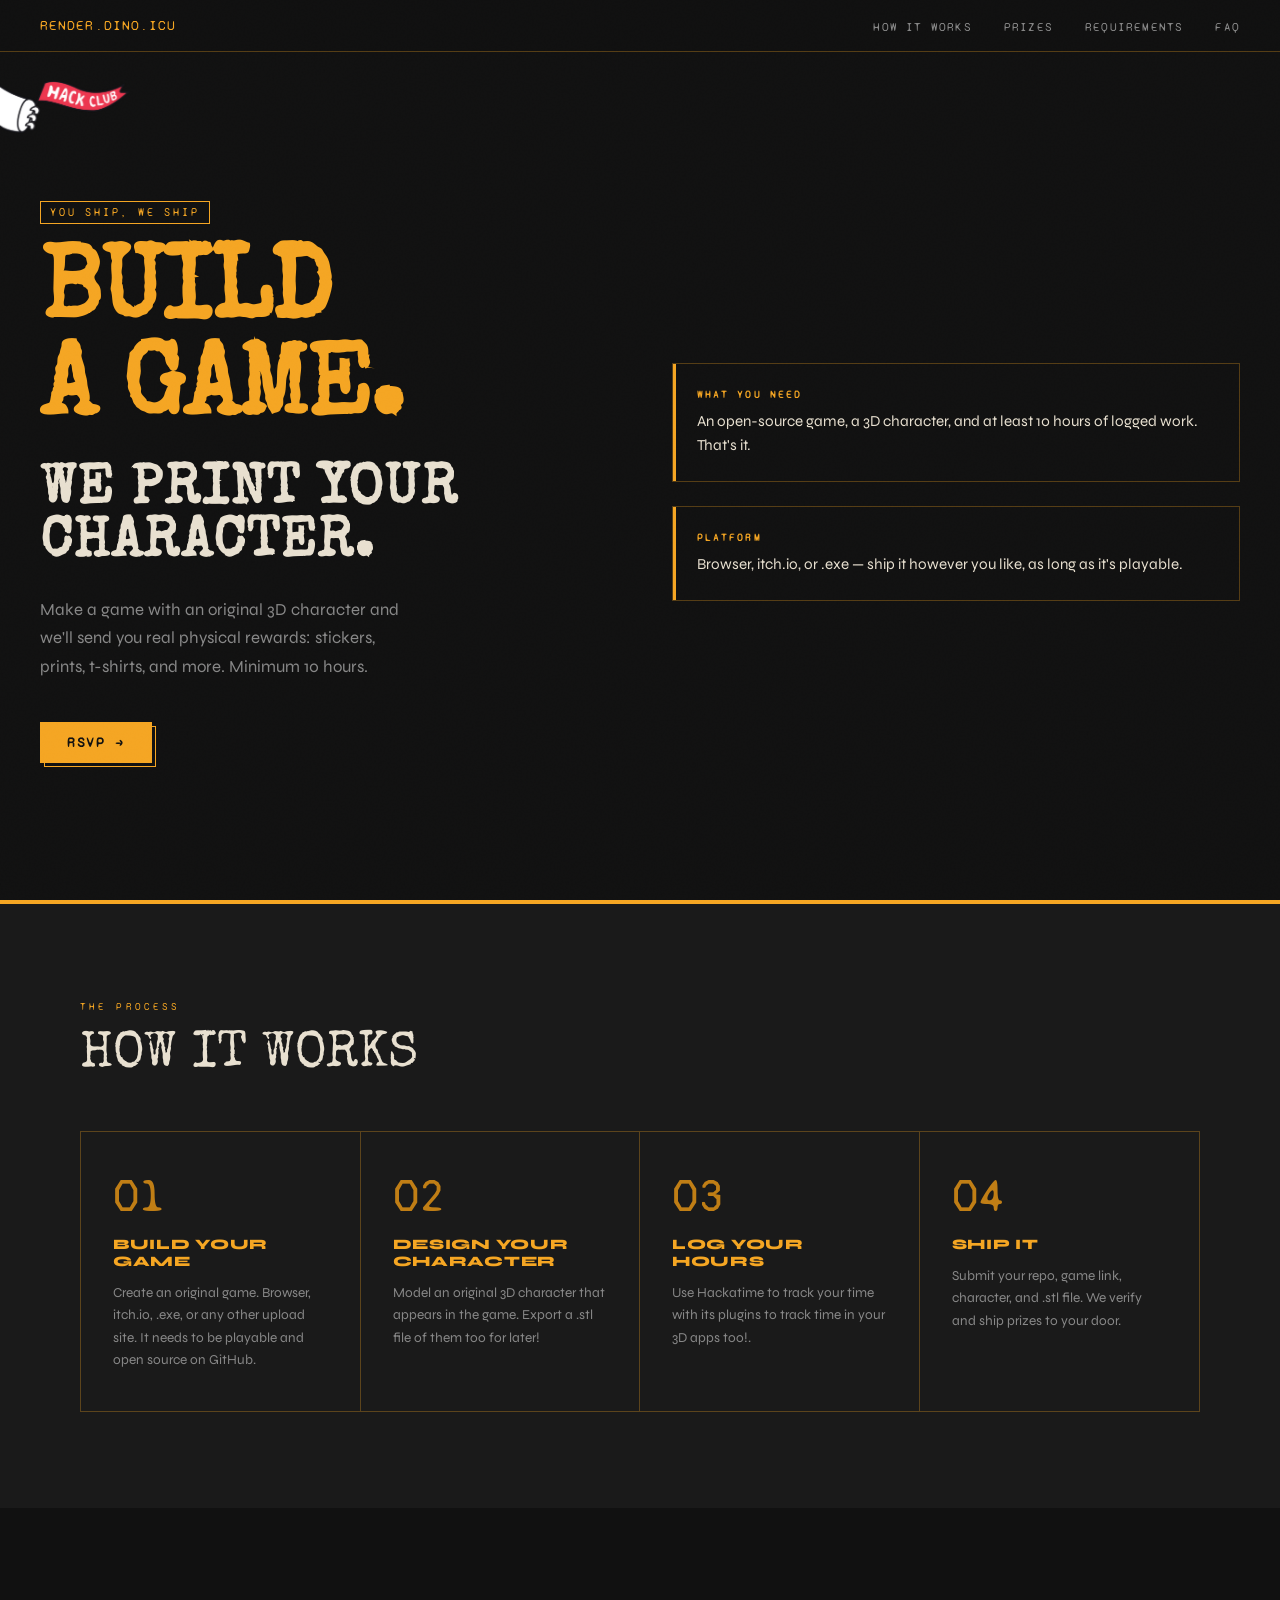
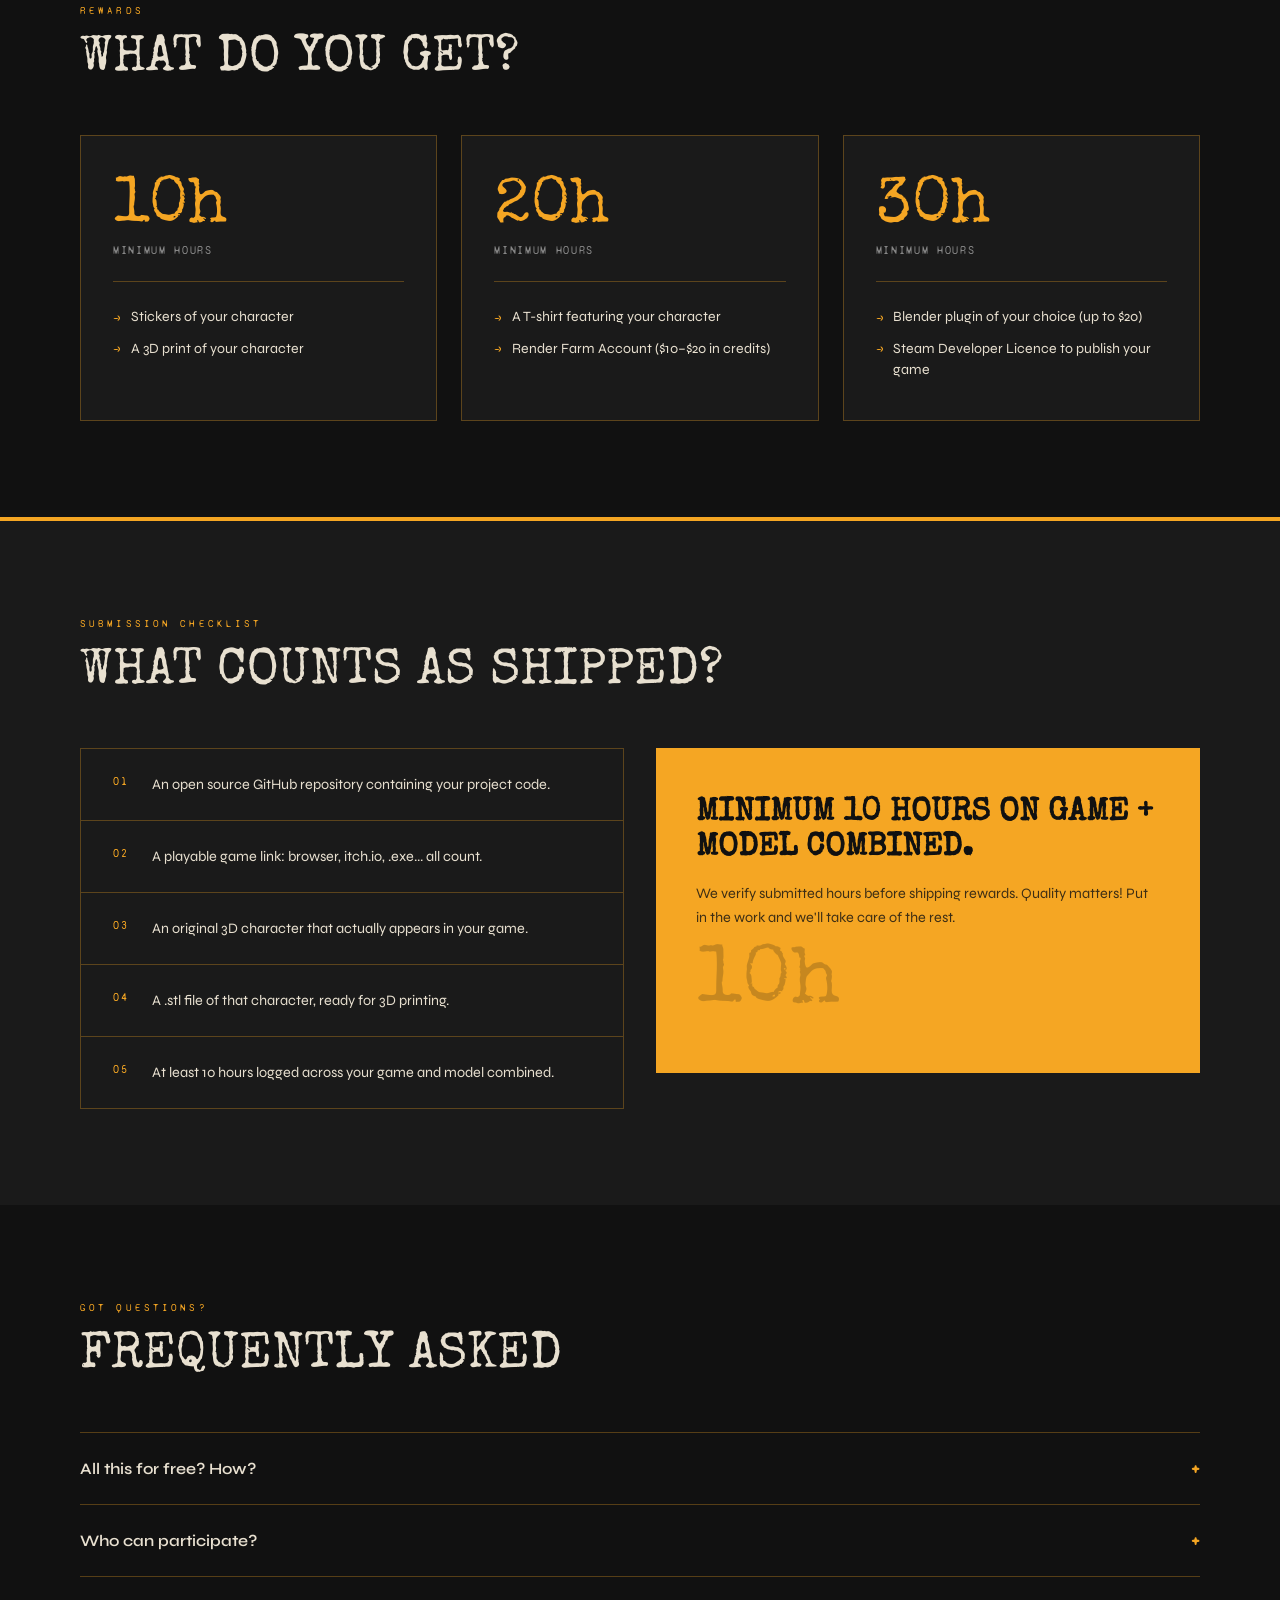
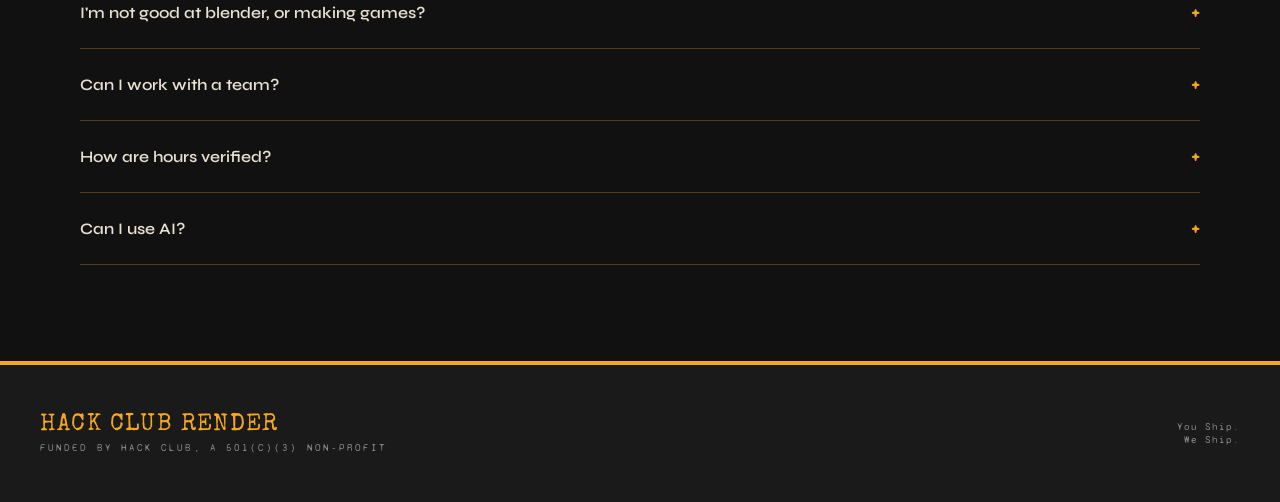
<file: index.html>
<!DOCTYPE html>
<html lang="en">
<head>
  <meta charset="UTF-8">
  <meta name="viewport" content="width=device-width, initial-scale=1.0">
  <title>Render</title>
  <link rel="preconnect" href="https://fonts.googleapis.com">
  <link href="https://fonts.googleapis.com/css2?family=Special+Elite&family=Syne+Mono&family=Syne:wght@400;600;800&display=swap" rel="stylesheet">
  <link rel="stylesheet" href="css/base.css">
  <link rel="stylesheet" href="css/hero.css">
  <link rel="stylesheet" href="css/sections.css">
  <link rel="stylesheet" href="css/components.css">
  <link rel="stylesheet" href="css/responsive.css">
</head>
<body>

<a class="top-left-image-link" href="https://hackclub.com" aria-label="Hackclub Website!">
  <img class="top-left-image" src="images/flag-orpheus-left.png" alt="Orpheus flag">
</a>

<nav>
  <a class="nav-logo" href="#">RENDER.DINO.ICU</a>
  <ul class="nav-links">
    <li><a href="#how">How it works</a></li>
    <li><a href="#prizes">Prizes</a></li>
    <li><a href="#requirements">Requirements</a></li>
    <li><a href="#faq">FAQ</a></li>
  </ul>
</nav>

<section style="background: var(--darker);">
  <div class="hero">
    <div class="hero-content">
      <div class="hero-label">You Ship, We Ship</div>
      <h1>Build<br>A Game.<span>We Print Your Character.</span></h1>
      <p class="hero-desc">Make a game with an original 3D character and we'll send you real physical rewards: stickers, prints, t-shirts, and more. Minimum 10 hours.</p>
      <a href="https://rsvp.hackclub.community/render" class="hero-cta">RSVP →</a>
    </div>
    <div class="hero-right">
      <div class="hero-stat-block">
        <h3>What you need</h3>
        <p>An open-source game, a 3D character, and at least 10 hours of logged work. That's it.</p>
      </div>
      <div class="hero-stat-block">
        <h3>Platform</h3>
        <p>Browser, itch.io, or .exe — ship it however you like, as long as it's playable.</p>
      </div>
    </div>
  </div>
</section>

<div class="sep"></div>

<div id="how" style="background: var(--dark);">
  <div class="section">
    <div class="section-tag">The process</div>
    <div class="section-title">How It Works</div>
    <div class="steps">
      <div class="step">
        <div class="step-num">01</div>
        <h3>Build your game</h3>
        <p>Create an original game. Browser, itch.io, .exe, or any other upload site. It needs to be playable and open source on GitHub.</p>
      </div>
      <div class="step">
        <div class="step-num">02</div>
        <h3>Design your character</h3>
        <p>Model an original 3D character that appears in the game. Export a .stl file of them too for later!</p>
      </div>
      <div class="step">
        <div class="step-num">03</div>
        <h3>Log your hours</h3>
        <p>Use Hackatime to track your time with its plugins to track time in your 3D apps too!.</p>
      </div>
      <div class="step">
        <div class="step-num">04</div>
        <h3>Ship it</h3>
        <p>Submit your repo, game link, character, and .stl file. We verify and ship prizes to your door.</p>
      </div>
    </div>
  </div>
</div>

<div id="prizes" style="background: var(--darker);">
  <div class="section">
    <div class="section-tag">Rewards</div>
    <div class="section-title">What Do You Get?</div>
    <div class="prizes-grid">
      <div class="prize-card">
        <div class="prize-hours">10h</div>
        <div class="prize-hours-label">Minimum hours</div>
        <div class="prize-divider"></div>
        <ul class="prize-items">
          <li>Stickers of your character</li>
          <li>A 3D print of your character</li>
        </ul>
      </div>
      <div class="prize-card">
        <div class="prize-hours">20h</div>
        <div class="prize-hours-label">Minimum hours</div>
        <div class="prize-divider"></div>
        <ul class="prize-items">
          <li>A T-shirt featuring your character</li>
          <li>Render Farm Account ($10–$20 in credits)</li>
        </ul>
      </div>
      <div class="prize-card">
        <div class="prize-hours">30h</div>
        <div class="prize-hours-label">Minimum hours</div>
        <div class="prize-divider"></div>
        <ul class="prize-items">
          <li>Blender plugin of your choice (up to $20)</li>
          <li>Steam Developer Licence to publish your game</li>
        </ul>
      </div>
    </div>
  </div>
</div>

<div class="sep"></div>

<div id="requirements" style="background: var(--dark);">
  <div class="section">
    <div class="section-tag">Submission checklist</div>
    <div class="section-title">What Counts as Shipped?</div>
    <div class="req-grid">
      <ul class="req-list">
        <li class="req-item">
          <span class="req-num">01</span>
          <p>An open source GitHub repository containing your project code.</p>
        </li>
        <li class="req-item">
          <span class="req-num">02</span>
          <p>A playable game link: browser, itch.io, .exe... all count.</p>
        </li>
        <li class="req-item">
          <span class="req-num">03</span>
          <p>An original 3D character that actually appears in your game.</p>
        </li>
        <li class="req-item">
          <span class="req-num">04</span>
          <p>A .stl file of that character, ready for 3D printing.</p>
        </li>
        <li class="req-item">
          <span class="req-num">05</span>
          <p>At least 10 hours logged across your game and model combined.</p>
        </li>
      </ul>
      <div class="req-callout">
        <h3>Minimum 10 hours on game + model combined.</h3>
        <p>We verify submitted hours before shipping rewards. Quality matters! Put in the work and we'll take care of the rest.</p>
        <span class="big-num">10h</span>
      </div>
    </div>
  </div>
</div>

<div id="faq" style="background: var(--darker);">
  <div class="section">
    <div class="section-tag">Got questions?</div>
    <div class="section-title">Frequently Asked</div>
    <div class="faq-list">
      <div class="faq-item">
        <button class="faq-q">All this for free? How? <span class="faq-icon">+</span></button>
        <div class="faq-a"><p>Ofcourse! Hackclub is a 501(c)3 non-profit organisation. They've ran a bunch of events in the past with similar and much larger prize pools too!</p></div>
      </div>
      <div class="faq-item">
        <button class="faq-q">Who can participate? <span class="faq-icon">+</span></button>
        <div class="faq-a"><p>Anyone ages 13-18! Skill level won't be an issue, this is not a competition.</p></div>
      </div>
      <div class="faq-item">
        <button class="faq-q">I'm not good at blender, or making games? <span class="faq-icon">+</span></button>
        <div class="faq-a"><p>Don't worry! We will host workshops teaching you basics of blender, and how to bring your charecters into 3D engines.</p></div>
      </div>
      <div class="faq-item">
        <button class="faq-q">Can I work with a team? <span class="faq-icon">+</span></button>
        <div class="faq-a"><p>Yes, however each person will need to complete their individual time. Teams cannot share hours.</p></div>
      </div>
      <div class="faq-item">
        <button class="faq-q">How are hours verified? <span class="faq-icon">+</span></button>
        <div class="faq-a"><p>If you're writing code, using a game engine, or modeling, you can install out time tracking software called Hackatime. Once it's setup, you can just let it run. If you're making art, music or anything else that may not be tracked. Use 'Lapse'. Art / music can only be 25% of your project though.</p></div>
      </div>
      <div class="faq-item">
        <button class="faq-q">Can I use AI? <span class="faq-icon">+</span></button>
        <div class="faq-a"><p>AI can be used to help you, and you may use AI for up to 25% of your code. However, AI generated art, music, or models is strickly forbidden.</p></div>
      </div>
    </div>
  </div>
</div>

<footer>
  <div class="footer-brand">
    Hack Club Render
    <span>Funded by Hack Club, a 501(c)(3) non-profit</span>
  </div>
  <div class="footer-note">You Ship.<br>We Ship.</div>
</footer>

<script src="js/faq.js"></script>

</body>
</html>
</file>
<file: css/base.css>
:root {
  --yellow: #F5A623;
  --dark: #1a1a1a;
  --darker: #111111;
  --text: #e8e0d0;
  --muted: #888;
  --border: rgba(245,166,35,0.3);
}

* {
  margin: 0;
  padding: 0;
  box-sizing: border-box;
}

html {
  scroll-behavior: smooth;
}

body {
  background: var(--darker);
  color: var(--text);
  font-family: 'Syne', sans-serif;
  overflow-x: hidden;
}

.top-left-image-link {
  position: fixed;
  top: 70px;
  left: 0;
  z-index: 10000;
}

.top-left-image {
  display: block;
  width: 130px;
  height: auto;
}

body::before {
  content: '';
  position: fixed;
  inset: 0;
  background-image: url("data:image/svg+xml,%3Csvg viewBox='0 0 512 512' xmlns='http://www.w3.org/2000/svg'%3E%3Cfilter id='noise'%3E%3CfeTurbulence type='fractalNoise' baseFrequency='0.9' numOctaves='4' stitchTiles='stitch'/%3E%3C/filter%3E%3Crect width='100%25' height='100%25' filter='url(%23noise)' opacity='0.035'/%3E%3C/svg%3E");
  pointer-events: none;
  z-index: 9999;
  opacity: 0.4;
}
</file>
<file: css/hero.css>
nav {
  position: fixed;
  top: 0; left: 0; right: 0;
  z-index: 100;
  display: flex;
  align-items: center;
  justify-content: space-between;
  padding: 1rem 2.5rem;
  background: rgba(17,17,17,0.85);
  backdrop-filter: blur(12px);
  border-bottom: 1px solid var(--border);
}

.nav-logo {
  font-family: 'Syne Mono', monospace;
  font-size: 0.85rem;
  color: var(--yellow);
  letter-spacing: 0.08em;
  text-decoration: none;
}

.nav-links {
  display: flex;
  gap: 2rem;
  list-style: none;
}

.nav-links a {
  font-family: 'Syne Mono', monospace;
  font-size: 0.75rem;
  color: var(--muted);
  text-decoration: none;
  letter-spacing: 0.1em;
  text-transform: uppercase;
  transition: color 0.2s;
}

.nav-links a:hover {
  color: var(--yellow);
}

.hero {
  min-height: 100vh;
  display: grid;
  grid-template-columns: 1fr 1fr;
  align-items: center;
  padding: 8rem 2.5rem 4rem;
  max-width: 1400px;
  margin: 0 auto;
  gap: 4rem;
}

.hero-label {
  font-family: 'Syne Mono', monospace;
  font-size: 0.7rem;
  letter-spacing: 0.25em;
  text-transform: uppercase;
  color: var(--yellow);
  border: 1px solid var(--yellow);
  display: inline-block;
  padding: 0.35em 0.8em;
  margin-bottom: 1.5rem;
}

.hero h1 {
  font-family: 'Special Elite', serif;
  font-size: clamp(4rem, 8vw, 7.5rem);
  line-height: 0.95;
  color: var(--yellow);
  text-transform: uppercase;
  letter-spacing: -0.02em;
}

.hero h1 span {
  display: block;
  color: var(--text);
  font-size: 0.55em;
  letter-spacing: 0.02em;
  margin-top: 0.4em;
}

.hero-desc {
  font-size: 1.05rem;
  color: var(--muted);
  line-height: 1.7;
  max-width: 380px;
  margin-top: 1.5rem;
}

.hero-cta {
  display: inline-flex;
  align-items: center;
  gap: 0.75rem;
  margin-top: 2.5rem;
  background: var(--yellow);
  color: var(--darker);
  font-family: 'Syne Mono', monospace;
  font-size: 0.85rem;
  font-weight: 700;
  letter-spacing: 0.12em;
  text-transform: uppercase;
  padding: 0.9em 2em;
  text-decoration: none;
  transition: transform 0.15s, box-shadow 0.15s;
  position: relative;
}

.hero-cta::after {
  content: '';
  position: absolute;
  inset: 0;
  border: 1px solid var(--yellow);
  transform: translate(4px, 4px);
  transition: transform 0.15s;
}

.hero-cta:hover {
  transform: translate(-2px, -2px);
}

.hero-cta:hover::after {
  transform: translate(6px, 6px);
}

.hero-right {
  display: flex;
  flex-direction: column;
  gap: 1.5rem;
}

.hero-stat-block {
  border: 1px solid var(--border);
  padding: 1.5rem;
  position: relative;
  overflow: hidden;
}

.hero-stat-block::before {
  content: '';
  position: absolute;
  top: 0; left: 0;
  width: 3px;
  height: 100%;
  background: var(--yellow);
}

.hero-stat-block h3 {
  font-family: 'Syne Mono', monospace;
  font-size: 0.65rem;
  letter-spacing: 0.2em;
  text-transform: uppercase;
  color: var(--yellow);
  margin-bottom: 0.5rem;
}

.hero-stat-block p {
  font-size: 0.95rem;
  color: var(--text);
  line-height: 1.6;
}

@keyframes fadeUp {
  from { opacity: 0; transform: translateY(30px); }
  to   { opacity: 1; transform: translateY(0); }
}

.hero-content > * {
  animation: fadeUp 0.6s ease both;
}

.hero-content > :nth-child(1) { animation-delay: 0.1s; }
.hero-content > :nth-child(2) { animation-delay: 0.2s; }
.hero-content > :nth-child(3) { animation-delay: 0.3s; }
.hero-content > :nth-child(4) { animation-delay: 0.4s; }
</file>
<file: css/sections.css>
.sep {
  height: 4px;
  background: var(--yellow);
}

.section {
  max-width: 1200px;
  margin: 0 auto;
  padding: 6rem 2.5rem;
}

.section-tag {
  font-family: 'Syne Mono', monospace;
  font-size: 0.65rem;
  letter-spacing: 0.3em;
  text-transform: uppercase;
  color: var(--yellow);
  margin-bottom: 1rem;
}

.section-title {
  font-family: 'Special Elite', serif;
  font-size: clamp(2.2rem, 4vw, 3.5rem);
  text-transform: uppercase;
  line-height: 1.05;
  color: var(--text);
  margin-bottom: 3rem;
}

.steps {
  display: grid;
  grid-template-columns: repeat(4, 1fr);
  gap: 0;
  border: 1px solid var(--border);
}

.step {
  padding: 2.5rem 2rem;
  border-right: 1px solid var(--border);
  transition: background 0.2s;
}

.step:last-child {
  border-right: none;
}

.step:hover {
  background: rgba(245,166,35,0.04);
}

.step-num {
  font-family: 'Syne Mono', monospace;
  font-size: 3rem;
  color: rgba(241, 156, 20, 0.775);
  line-height: 1;
  margin-bottom: 1rem;
}

.step h3 {
  font-family: 'Syne', sans-serif;
  font-size: 0.9rem;
  font-weight: 800;
  text-transform: uppercase;
  letter-spacing: 0.05em;
  color: var(--yellow);
  margin-bottom: 0.75rem;
}

.step p {
  font-size: 0.85rem;
  color: var(--muted);
  line-height: 1.65;
}
</file>
<file: css/components.css>
.prizes-grid {
  display: grid;
  grid-template-columns: repeat(3, 1fr);
  gap: 1.5rem;
}

.prize-card {
  background: var(--dark);
  border: 1px solid var(--border);
  padding: 2.5rem 2rem;
  transition: border-color 0.2s, transform 0.2s;
  cursor: default;
}

.prize-card:hover {
  border-color: var(--yellow);
  transform: translateY(-4px);
}

.prize-hours {
  font-family: 'Special Elite', serif;
  font-size: 4rem;
  color: var(--yellow);
  line-height: 1;
  margin-bottom: 0.25rem;
}

.prize-hours-label {
  font-family: 'Syne Mono', monospace;
  font-size: 0.7rem;
  letter-spacing: 0.15em;
  text-transform: uppercase;
  color: var(--muted);
  margin-bottom: 1.5rem;
}

.prize-divider {
  height: 1px;
  background: var(--border);
  margin: 1.5rem 0;
}

.prize-items {
  list-style: none;
  display: flex;
  flex-direction: column;
  gap: 0.6rem;
}

.prize-items li {
  font-size: 0.88rem;
  color: var(--text);
  display: flex;
  align-items: flex-start;
  gap: 0.6rem;
  line-height: 1.5;
}

.prize-items li::before {
  content: '→';
  color: var(--yellow);
  font-family: 'Syne Mono', monospace;
  flex-shrink: 0;
  margin-top: 0.05em;
}

.req-grid {
  display: grid;
  grid-template-columns: 1fr 1fr;
  gap: 2rem;
  align-items: start;
}

.req-list {
  list-style: none;
  border: 1px solid var(--border);
  overflow: hidden;
}

.req-item {
  display: flex;
  align-items: flex-start;
  gap: 1.5rem;
  padding: 1.5rem 2rem;
  border-bottom: 1px solid var(--border);
  transition: background 0.15s;
}

.req-item:last-child {
  border-bottom: none;
}

.req-item:hover {
  background: rgba(245,166,35,0.04);
}

.req-num {
  font-family: 'Syne Mono', monospace;
  font-size: 0.7rem;
  letter-spacing: 0.15em;
  color: var(--yellow);
  flex-shrink: 0;
  padding-top: 0.15rem;
}

.req-item p {
  font-size: 0.9rem;
  line-height: 1.6;
  color: var(--text);
}

.req-callout {
  background: var(--yellow);
  color: var(--darker);
  padding: 3rem 2.5rem;
  position: sticky;
  top: 6rem;
}

.req-callout h3 {
  font-family: 'Special Elite', serif;
  font-size: 2rem;
  text-transform: uppercase;
  margin-bottom: 1rem;
  line-height: 1.1;
}

.req-callout p {
  font-size: 0.9rem;
  line-height: 1.65;
  opacity: 0.8;
}

.req-callout .big-num {
  font-family: 'Special Elite', serif;
  font-size: 5rem;
  line-height: 1;
  opacity: 0.2;
  display: block;
  margin-top: 1rem;
}

.faq-list {
  display: flex;
  flex-direction: column;
  border-top: 1px solid var(--border);
}

.faq-item {
  border-bottom: 1px solid var(--border);
  overflow: hidden;
}

.faq-q {
  width: 100%;
  display: flex;
  align-items: center;
  justify-content: space-between;
  padding: 1.5rem 0;
  cursor: pointer;
  background: none;
  border: none;
  color: var(--text);
  font-family: 'Syne', sans-serif;
  font-size: 1rem;
  font-weight: 600;
  text-align: left;
  gap: 2rem;
  transition: color 0.15s;
}

.faq-q:hover {
  color: var(--yellow);
}

.faq-icon {
  font-family: 'Syne Mono', monospace;
  font-size: 1.2rem;
  color: var(--yellow);
  flex-shrink: 0;
  transition: transform 0.25s;
}

.faq-item.open .faq-icon {
  transform: rotate(45deg);
}

.faq-a {
  max-height: 0;
  overflow: hidden;
  transition: max-height 0.35s ease, padding 0.2s;
}

.faq-item.open .faq-a {
  max-height: 300px;
  padding-bottom: 1.5rem;
}

.faq-a p {
  font-size: 0.9rem;
  color: var(--muted);
  line-height: 1.75;
  max-width: 700px;
}

footer {
  background: var(--dark);
  border-top: 4px solid var(--yellow);
  padding: 3rem 2.5rem;
  display: flex;
  align-items: center;
  justify-content: space-between;
  flex-wrap: wrap;
  gap: 1.5rem;
}

.footer-brand {
  font-family: 'Special Elite', serif;
  font-size: 1.5rem;
  color: var(--yellow);
  text-transform: uppercase;
  letter-spacing: 0.05em;
}

.footer-brand span {
  display: block;
  font-family: 'Syne Mono', monospace;
  font-size: 0.65rem;
  letter-spacing: 0.2em;
  color: var(--muted);
  text-transform: uppercase;
  margin-top: 0.25rem;
}

.footer-url {
  font-family: 'Syne Mono', monospace;
  font-size: 1rem;
  color: var(--yellow);
  text-decoration: none;
  letter-spacing: 0.05em;
  border-bottom: 1px solid var(--yellow);
  padding-bottom: 2px;
  transition: opacity 0.2s;
}

.footer-url:hover {
  opacity: 0.7;
}

.footer-note {
  font-family: 'Syne Mono', monospace;
  font-size: 0.65rem;
  color: var(--muted);
  letter-spacing: 0.1em;
  text-align: right;
}
</file>
<file: css/responsive.css>
@media (max-width: 900px) {
  .hero {
    grid-template-columns: 1fr;
    padding-top: 6rem;
  }

  .hero-right {
    display: none;
  }

  .steps {
    grid-template-columns: 1fr 1fr;
  }

  .step:nth-child(2) { border-right: none; }
  .step:nth-child(3) { border-right: 1px solid var(--border); border-top: 1px solid var(--border); }
  .step:nth-child(4) { border-right: none; border-top: 1px solid var(--border); }

  .prizes-grid {
    grid-template-columns: 1fr;
  }

  .req-grid {
    grid-template-columns: 1fr;
  }

  .req-callout {
    position: static;
  }

  footer {
    flex-direction: column;
    align-items: flex-start;
  }

  .footer-note {
    text-align: left;
  }
}

@media (max-width: 600px) {
  .steps {
    grid-template-columns: 1fr;
  }

  .step {
    border-right: none !important;
    border-top: 1px solid var(--border);
  }

  .step:first-child {
    border-top: none;
  }

  nav {
    padding: 1rem 1.25rem;
  }

  .nav-links {
    display: none;
  }

  .section {
    padding: 4rem 1.25rem;
  }

  .hero {
    padding: 6rem 1.25rem 3rem;
  }

  footer {
    padding: 2rem 1.25rem;
  }
}
</file>
